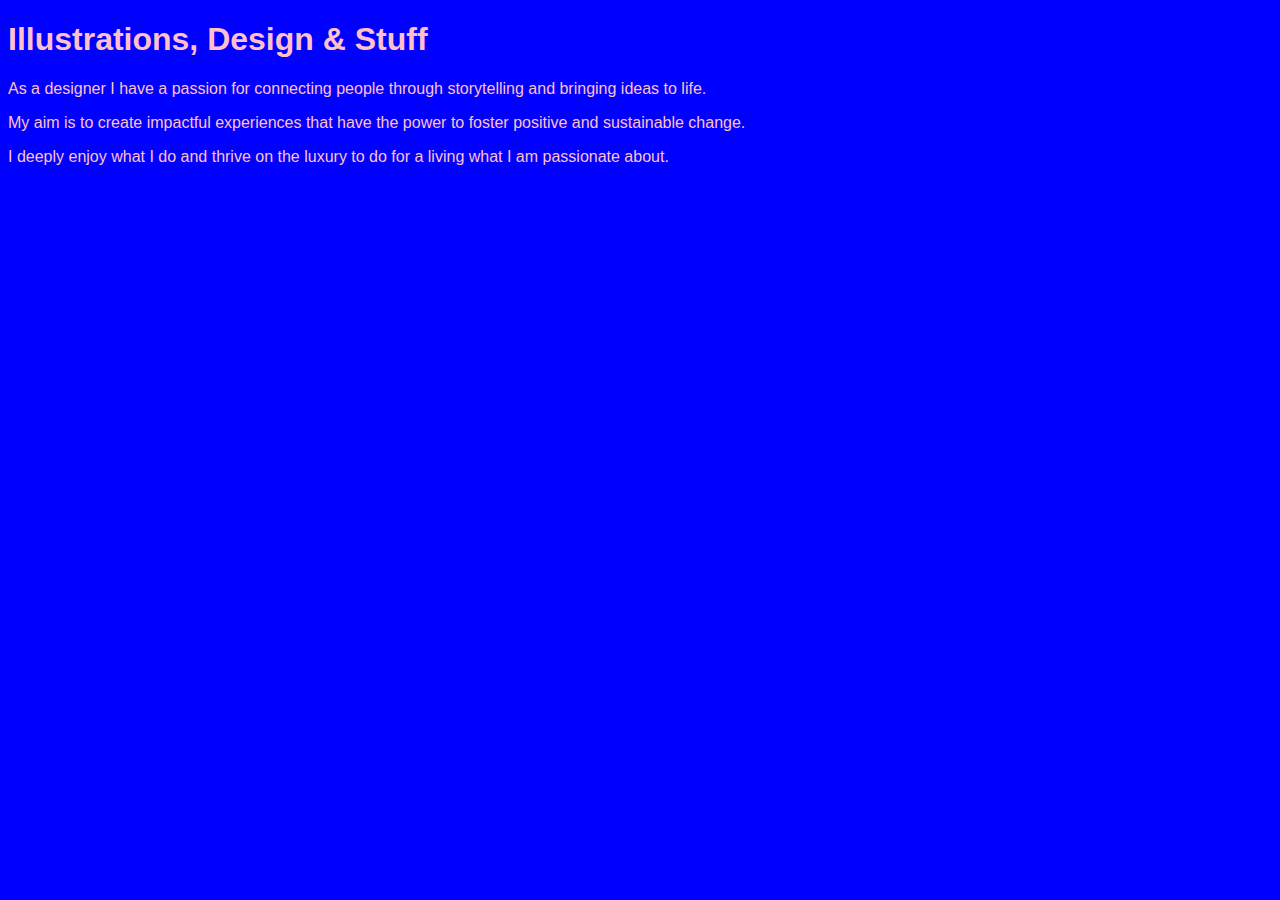
<file: unit_1/index.html>
<!DOCTYPE html>
<html>

	<head>
		<title>Karin Aue</title>
		<link rel="stylesheet" type="text/css" href="css/style.css">
	</head>

	<body>
		<h1>Illustrations, Design & Stuff</h1>
		<p>As a designer I have a passion for connecting people through storytelling and bringing ideas to life. </p>

		<p>My aim is to create impactful experiences that have the power to foster positive and sustainable change. </p>

		<p>I deeply enjoy what I do and thrive on the luxury to do for a living what I am passionate about.</p>
	</body>
</html>
</file>
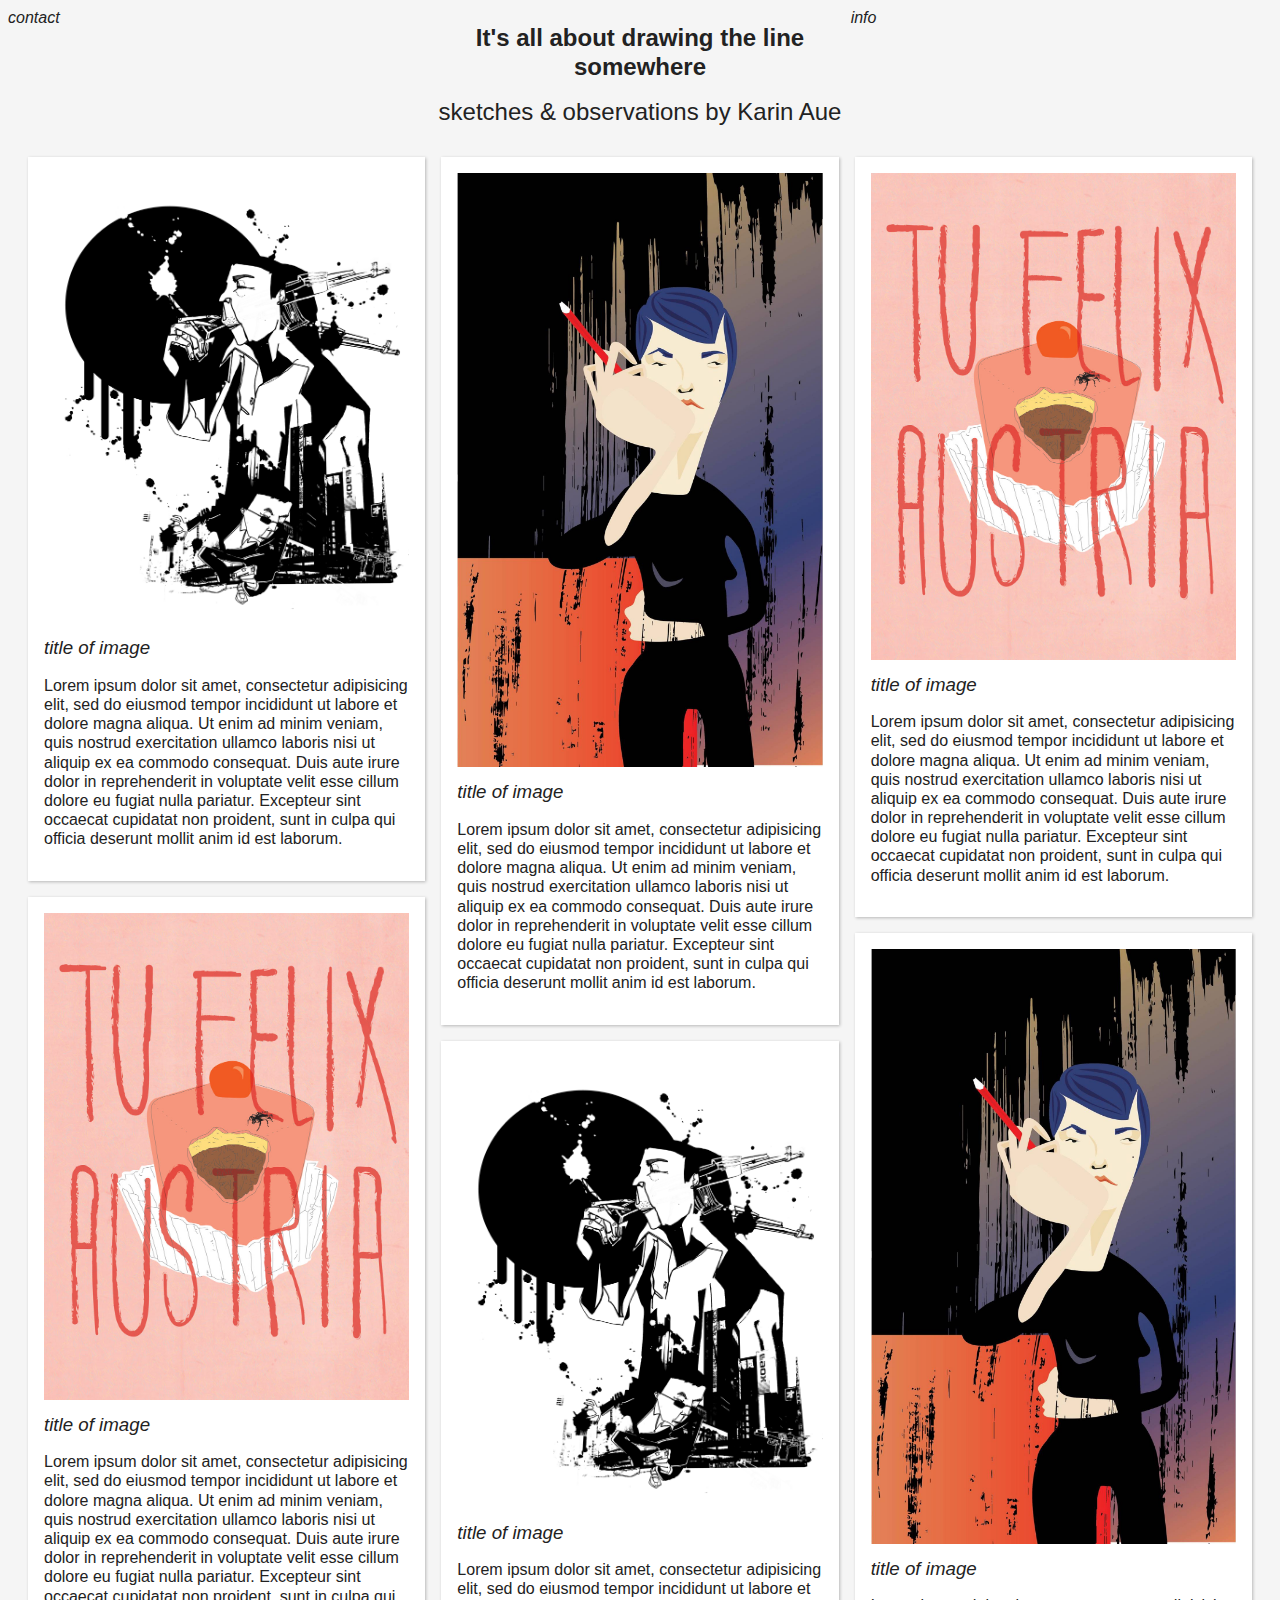
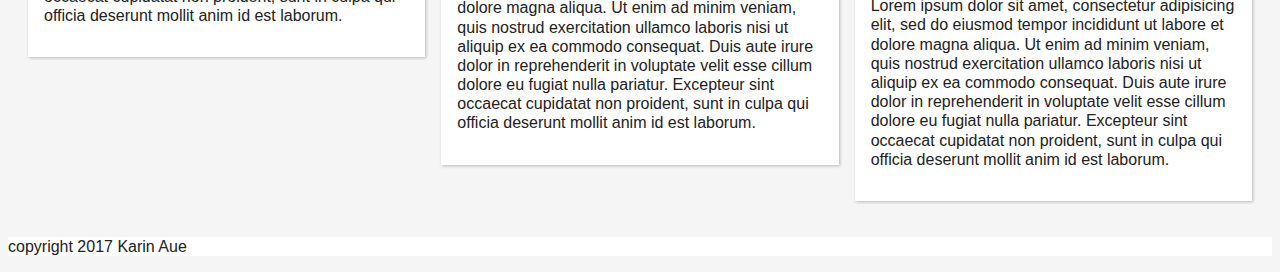
<file: unit_3/index.html>
<!DOCTYPE html>
<html>
	<head>
		<title>It's all about drawing the line somewhere</title>
		<link rel="stylesheet" type="text/css" href="css/style.css">
	</head>
	<body>
		<header>
			<a href="#" class="column">contact</a>
			<div class="column">
				<h1>It's all about drawing the line somewhere</h1>
				<h2>sketches &amp; observations by Karin Aue</h2>
			</div>
			<a href="#" class="column">info</a>
		</header>
	<!-- this is where the content starts -->
		<main>
			<div class="masonry">
				<div class="item">
					<img class="img_small" src="images/tokyo_yakuzza2.jpg" alt="tokyo yakuzza" title="tokyo yakuzza">
					<h3> title of image</h3>
					<p>Lorem ipsum dolor sit amet, consectetur adipisicing elit, sed do eiusmod
					tempor incididunt ut labore et dolore magna aliqua. Ut enim ad minim veniam,
					quis nostrud exercitation ullamco laboris nisi ut aliquip ex ea commodo
					consequat. Duis aute irure dolor in reprehenderit in voluptate velit esse
					cillum dolore eu fugiat nulla pariatur. Excepteur sint occaecat cupidatat non
					proident, sunt in culpa qui officia deserunt mollit anim id est laborum. 
					</p>
				</div>
				<div class="item">
					<img class="img_small" src="images/TuFelixAustria_final-01.jpg" alt="Tu Felix Austria" title="Tu Felix Austria">
					<h3>title of image</h3>
					<p class="important">Lorem ipsum dolor sit amet, consectetur adipisicing elit, sed do eiusmod
					tempor incididunt ut labore et dolore magna aliqua. Ut enim ad minim veniam,
					quis nostrud exercitation ullamco laboris nisi ut aliquip ex ea commodo
					consequat. Duis aute irure dolor in reprehenderit in voluptate velit esse
					cillum dolore eu fugiat nulla pariatur. Excepteur sint occaecat cupidatat non
					proident, sunt in culpa qui officia deserunt mollit anim id est laborum. 
					</p>
				</div>
				<div class="item">
					<img class="img_small" src="images/10479873_10152536880080668_4198644492088248214_o.jpg" alt="artist portrait" title="artist portrait">
					<h3>title of image</h3>
					<p>Lorem ipsum dolor sit amet, consectetur adipisicing elit, sed do eiusmod
					tempor incididunt ut labore et dolore magna aliqua. Ut enim ad minim veniam,
					quis nostrud exercitation ullamco laboris nisi ut aliquip ex ea commodo
					consequat. Duis aute irure dolor in reprehenderit in voluptate velit esse
					cillum dolore eu fugiat nulla pariatur. Excepteur sint occaecat cupidatat non
					proident, sunt in culpa qui officia deserunt mollit anim id est laborum. 
					</p>
				</div>
				<div class="item">
					<img class="img_small" src="images/tokyo_yakuzza2.jpg" alt="tokyo yakuzza" title="tokyo yakuzza">
					<h3> title of image</h3>
					<p>Lorem ipsum dolor sit amet, consectetur adipisicing elit, sed do eiusmod
					tempor incididunt ut labore et dolore magna aliqua. Ut enim ad minim veniam,
					quis nostrud exercitation ullamco laboris nisi ut aliquip ex ea commodo
					consequat. Duis aute irure dolor in reprehenderit in voluptate velit esse
					cillum dolore eu fugiat nulla pariatur. Excepteur sint occaecat cupidatat non
					proident, sunt in culpa qui officia deserunt mollit anim id est laborum. 
					</p>
				</div>
				<div class="item">
					<img class="img_small" src="images/TuFelixAustria_final-01.jpg" alt="Tu Felix Austria" title="Tu Felix Austria">
					<h3>title of image</h3>
					<p class="important">Lorem ipsum dolor sit amet, consectetur adipisicing elit, sed do eiusmod
					tempor incididunt ut labore et dolore magna aliqua. Ut enim ad minim veniam,
					quis nostrud exercitation ullamco laboris nisi ut aliquip ex ea commodo
					consequat. Duis aute irure dolor in reprehenderit in voluptate velit esse
					cillum dolore eu fugiat nulla pariatur. Excepteur sint occaecat cupidatat non
					proident, sunt in culpa qui officia deserunt mollit anim id est laborum. 
					</p>
				</div>
				<div class="item">
					<img class="img_small" src="images/10479873_10152536880080668_4198644492088248214_o.jpg" alt="artist portrait" title="artist portrait">
					<h3>title of image</h3>
					<p>Lorem ipsum dolor sit amet, consectetur adipisicing elit, sed do eiusmod
					tempor incididunt ut labore et dolore magna aliqua. Ut enim ad minim veniam,
					quis nostrud exercitation ullamco laboris nisi ut aliquip ex ea commodo
					consequat. Duis aute irure dolor in reprehenderit in voluptate velit esse
					cillum dolore eu fugiat nulla pariatur. Excepteur sint occaecat cupidatat non
					proident, sunt in culpa qui officia deserunt mollit anim id est laborum. 
					</p>
				</div>
			</div>
		</main>
		<footer>
			<p>copyright 2017 Karin Aue</p>
		</footer>
	</body>
</html>
</file>
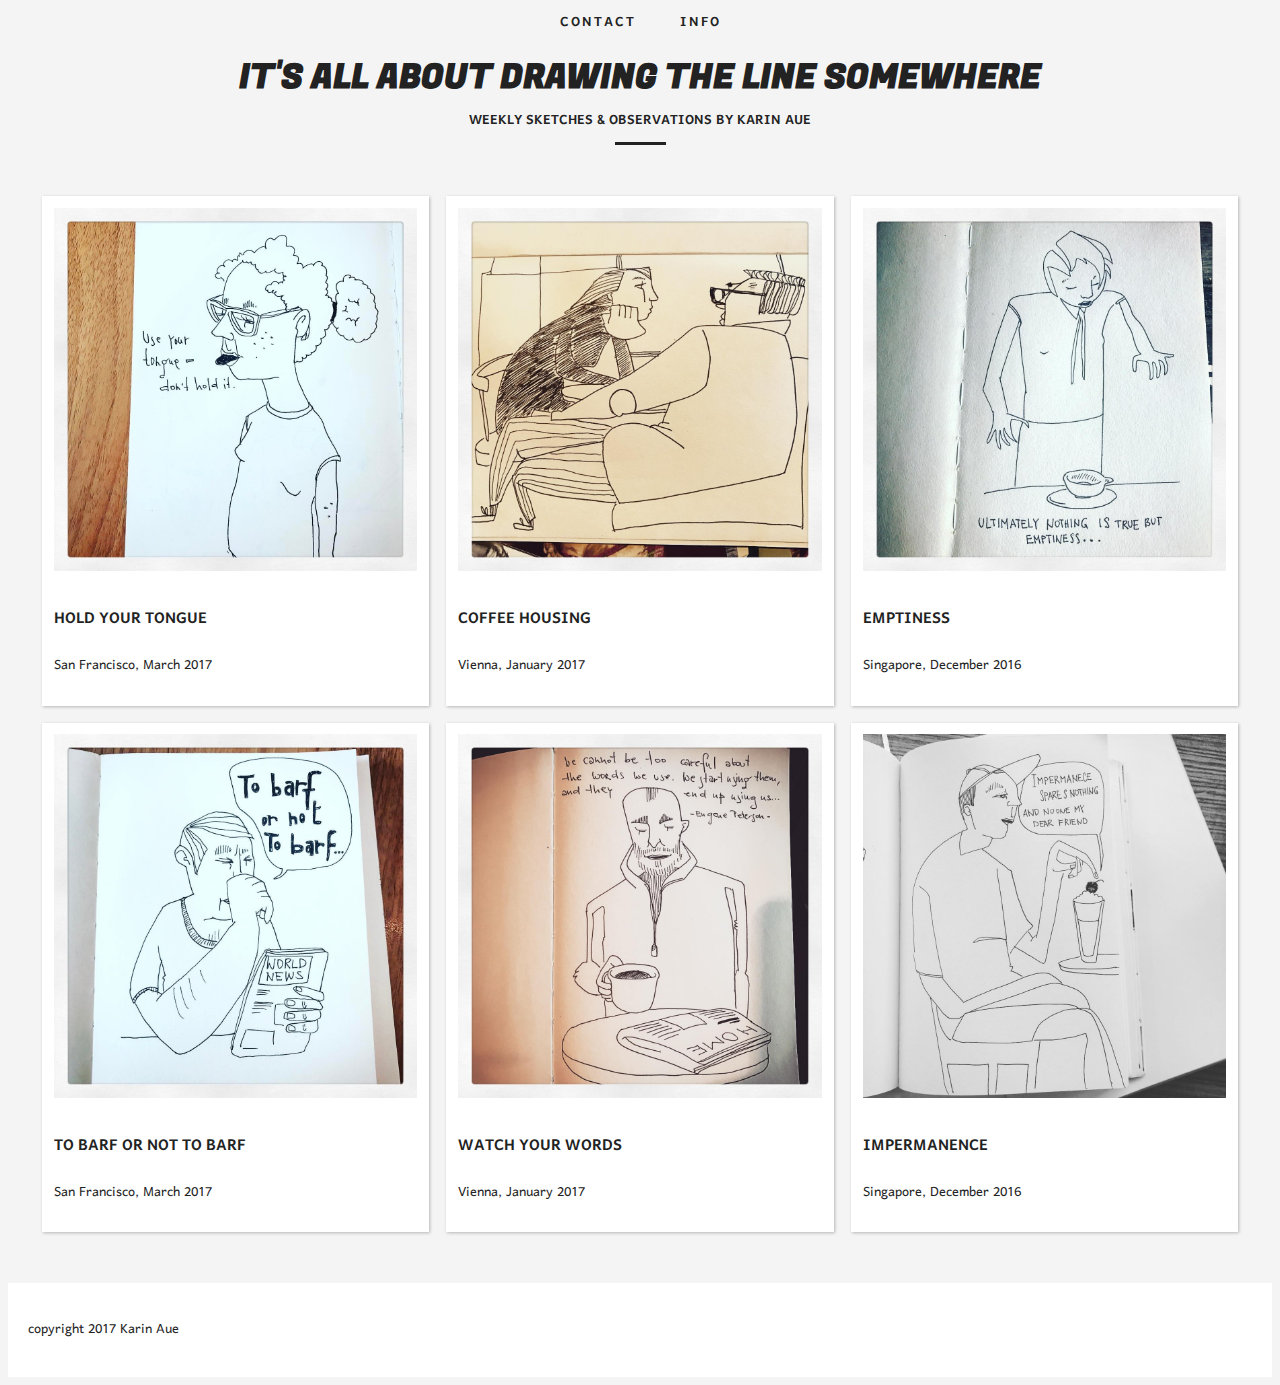
<file: unit_4/index.html>
<!DOCTYPE html>
<html>
	<head>
		<title>It's all about drawing the line somewhere</title>
		<link rel="stylesheet" type="text/css" href="css/style.css">
	</head>
	<body>
		<nav>
			<a class="navlinks" href="#">contact</a>
			<a class="navlinks" href="#">info</a>
		</nav>
		<header>
			<h1>it's all about drawing the line somewhere</h1>
			<h2>Weekly sketches &amp; observations by Karin Aue</h2>
			<hr>
		</header>
	<!-- this is where the content starts -->
		<main>
			<div class="masonry">
				<div class="item">
					<img src="images/tongue.jpg" alt="tongue" title="tongue">
					<h3> Hold your tongue</h3>
					<p>San Francisco, March 2017 
					</p>
				</div>
				<div class="item">
					<img src="images/barf.jpg" alt="To barf or not to barf" title="To barf or not to barf">
					<h3>To barf or not to barf</h3>
					<p> San Francisco, March 2017
					</p>
				</div>
				<div class="item">
					<img src="images/coffeehouse.jpg" alt="coffeehouse" title="coffeehouse">
					<h3>Coffee housing</h3>
					<p>Vienna, January 2017 
					</p>
				</div>
				<div class="item">
					<img src="images/word.jpg" alt="words" title="watch your words">
					<h3> Watch your words</h3>
					<p>Vienna, January 2017
					</p>
				</div>
				<div class="item">
					<img src="images/empty.jpg" alt="Emptiness" title="Emptiness">
					<h3>Emptiness</h3>
					<p>Singapore, December 2016 
					</p>
				</div>
				<div class="item">
					<img src="images/impermanence.jpg" alt="impermanence" title="impermanence">
					<h3>Impermanence</h3>
					<p>Singapore, December 2016 
					</p>
				</div>
			</div>
		</main>
		<footer>
			<p>copyright 2017 Karin Aue</p>
		</footer>
	</body>
</html>
</file>
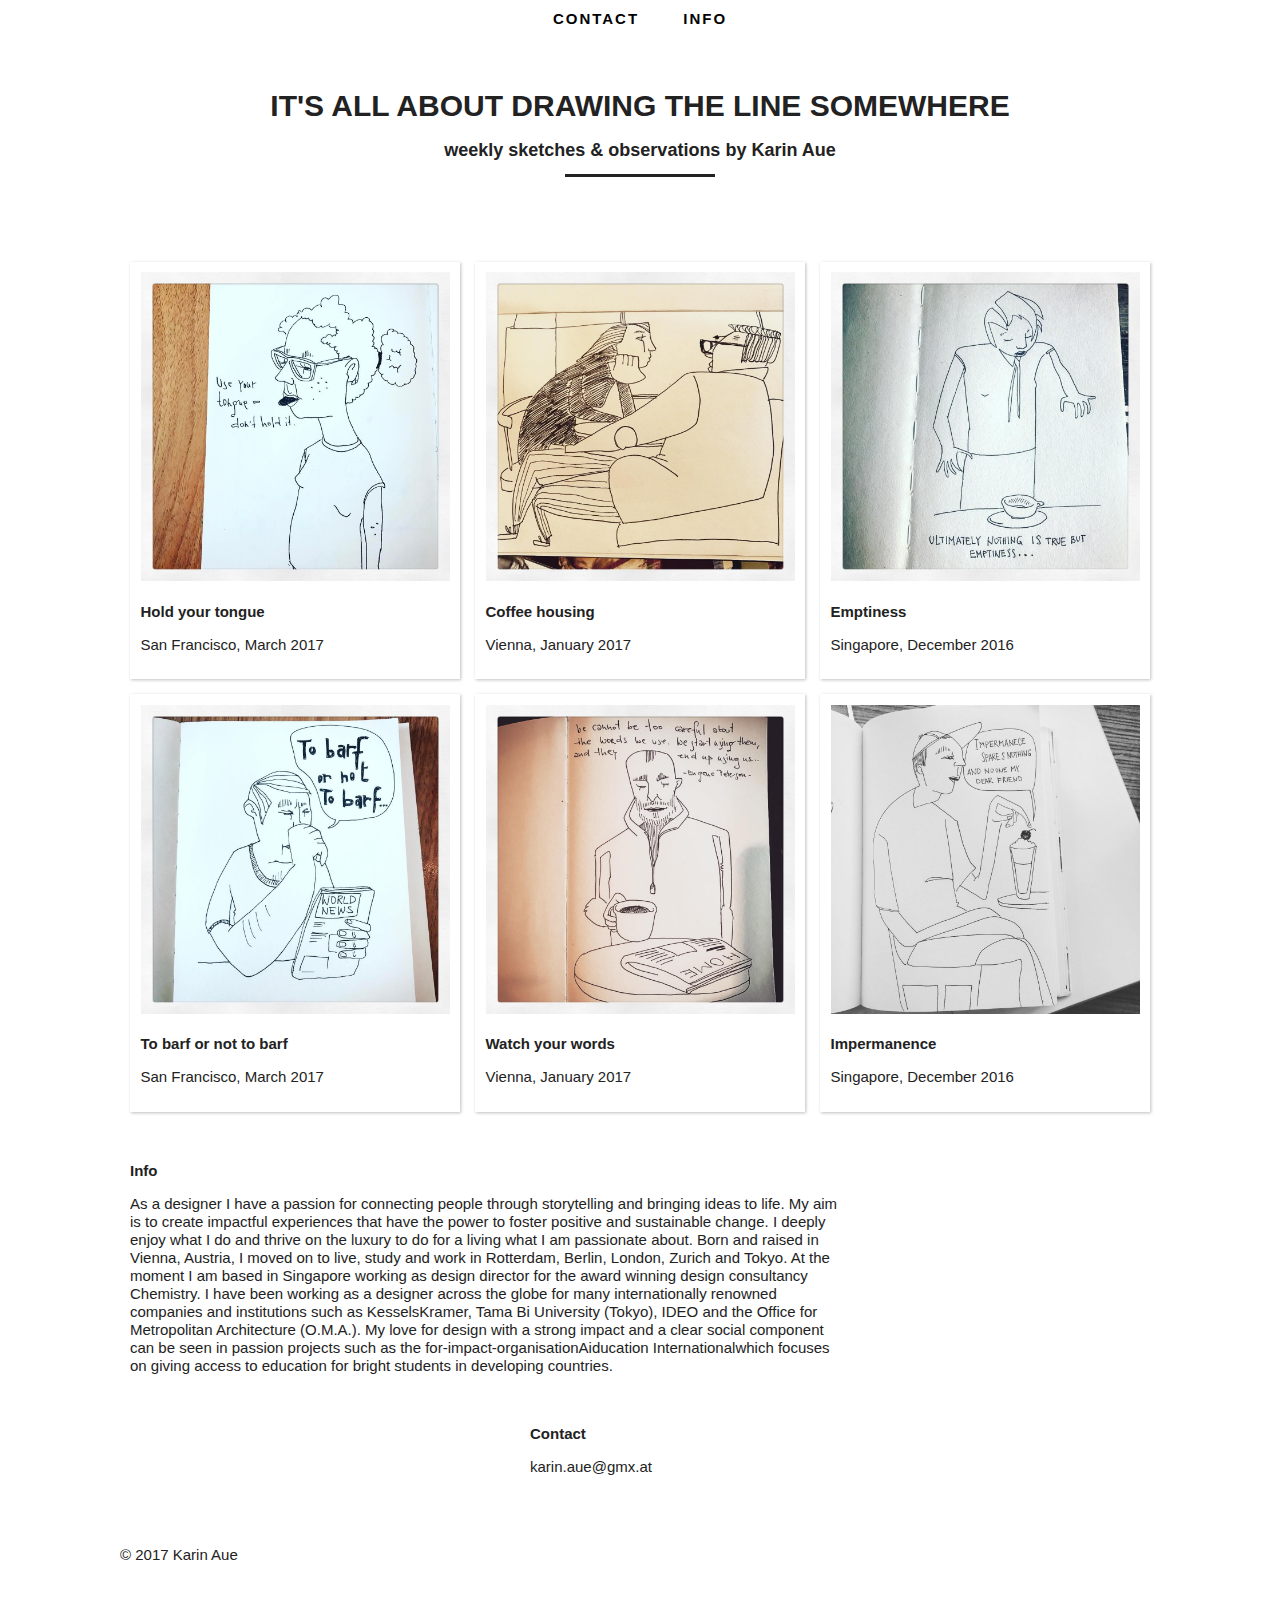
<file: unit_5/index.html>
<!DOCTYPE html>
<html>
	<head>
		<title>It's all about drawing the line somewhere</title>
		<link rel="stylesheet" type="text/css" href="css/style.css">
	</head>
	
	<body>
		 <div id="wrapper">
			<nav>
				<a class="navlinks" href="#">contact</a>
				<a class="navlinks" href="#">info</a>
			</nav>

			<header>
				<h1>It's all about drawing the line somewhere</h1>
				<h2>weekly sketches &amp; observations by Karin Aue</h2>
				<hr>
			</header>
		<!-- this is where the content starts -->
		
			<main>
				<div class="masonry">
					<div class="item">
						<img src="images/tongue.jpg" alt="tongue" title="tongue">
						<h3> Hold your tongue</h3>
						<p>San Francisco, March 2017 
						</p>
					</div>
					<div class="item">
						<img src="images/barf.jpg" alt="To barf or not to barf" title="To barf or not to barf">
						<h3>To barf or not to barf</h3>
						<p> San Francisco, March 2017
						</p>
					</div>
					<div class="item">
						<img src="images/coffeehouse.jpg" alt="coffeehouse" title="coffeehouse">
						<h3>Coffee housing</h3>
						<p>Vienna, January 2017 
						</p>
					</div>
					<div class="item">
						<img src="images/word.jpg" alt="words" title="watch your words">
						<h3> Watch your words</h3>
						<p>Vienna, January 2017
						</p>
					</div>
					<div class="item">
						<img src="images/empty.jpg" alt="Emptiness" title="Emptiness">
						<h3>Emptiness</h3>
						<p>Singapore, December 2016 
						</p>
					</div>
					<div class="item">
						<img src="images/impermanence.jpg" alt="impermanence" title="impermanence">
						<h3>Impermanence</h3>
						<p>Singapore, December 2016 
						</p>
					</div>
				</div>
				
				<article>
					<h3> Info</h3>
					<p> As a designer I have a passion for connecting people through storytelling and bringing ideas to life. My aim is to create impactful experiences that have the power to foster positive and sustainable change. I deeply enjoy what I do and thrive on the luxury to do for a living what I am passionate about.

					Born and raised in Vienna, Austria, I moved on to live, study and work in Rotterdam, Berlin, London, Zurich and Tokyo. At the moment I am based in Singapore working as design director for the award winning design consultancy Chemistry.

					I have been working as a designer across the globe for many internationally renowned companies and institutions such as KesselsKramer, Tama Bi University (Tokyo), IDEO and the Office for Metropolitan Architecture (O.M.A.). 

					My love for design with a strong impact and a clear social component can be seen in passion projects such as the for-impact-organisation<a href="www.aiducation.org">Aiducation International</a>which focuses on giving access to education for bright students in developing countries.
					</p>

				<aside>
					<h3>Contact</h3>
					<p><a href="mailto:karin.aue@gmx.at?subject=hello">karin.aue@gmx.at</a>
					</p>
				</aside>		
			</main>

			<footer>
				<p>&copy; 2017 Karin Aue</p>
			</footer>

		</div>	
	</body>
</html>
</file>
<file: unit_1/css/style.css>
body {
    background-color: blue;
    font-family: Arial, sans-serif;
}

h1, p {
	color: pink;   
}
</file>
<file: unit_3/css/style.css>
body {
    background-color: #f5f5f5;
    font-family: Helvetica, sans-serif;
    color: #222222;
    line-height: 1.2;
    font-size: 16px;
}

header {
    /*padding: 20px;*/
    /*background: url("images/Artboard3x.png");
    background-size: cover;
    width: 1000px;*/
}

.column{
width: 33.3333%;
float: left;
}
main {
	padding: 20px;
	clear: both;
}


h1{
	font-size: 24px;
	font-weight: bold;
	text-align: center;
}

h2, h3 {
	margin: 10px 0px;
	font-weight: normal;
}

h2 {
	text-align: center;
}

h3 {
	font-style: italic;
}
a {
	font-style: italic;
}

header a { 
	color: #222222; 
	text-decoration: none;
}
.navinfo {
	float: right;
}


.img_small {
	width: 300px;
}

.masonry {
    column-count: 3;
    column-gap: 1em;
}
.item img {
	width:100%;
}
.item {
	padding:1em;
	box-shadow: 1px 1px 3px rgba(0,0,0,.25);
	margin-bottom:1em;
	background: #fff;
}

footer {
	background-color: #ffffff;
	font-size: 10px
	padding: 20px;
}
</file>
<file: unit_4/css/style.css>
@import url('https://fonts.googleapis.com/css?family=Fugaz+One');
@import url('https://fonts.googleapis.com/css?family=Harmattan');


body {
    background-color: #f4f4f4;
	font-family: 'Harmattan', sans-serif;
    font-size: 17px;
    color: #222222;
}

nav{
	text-align: center;
	position: relative;
}

/*header {
    padding: 20px;
    background: url("images/Artboard3x.png");
    background-size: cover;
    width: 1000px;
}*/

main {
	padding: 2em;
	clear: both;
}


h1{
	font-family: 'Fugaz One', sans-serif;
	font-size: 2,2em;
	text-align: center;
	line-height: 1em;
}

h1, h2, h3, a {
	font-weight: bold;
	text-transform: uppercase;
}

h2 {
	font-size: 1em;
	text-align: center;
	line-height: 0.5em;
}
p {
	font-size: 1em;
	/*margin: 10px 0px;*/
	font-weight: normal;
	line-height: 0.5em;
}

a {
	font-size: 1em;
	color: #222222;
	text-decoration:none;
	margin: 10px 10px;
}

header a { 
	color: #222222; 
	text-decoration: none;
}

hr {
	border: none;
	height: 3px;
	background:#222222;
	width: 3em;
	margin: 1em auto;
}

p {
	font-size: 1em;
	line-height: 1.2;
}

footer {
	background-color: #ffffff;
	font-size: 1em;
	padding: 20px;
}

/*.column{
width: 33.3333%;
float: left;
}*/

.navlinks{
	letter-spacing: 2px;
	padding:20px;
	margin: auto;
    border:none;
}

.item {
	padding:0.7em 0.7em;
	box-shadow: 1px 1px 3px rgba(0,0,0,.25);
	margin-bottom:1em;
	background: #fff;
}

.item img {
	width:100%;
}

.masonry {
    column-count: 3;
    column-gap: 1em;
}
</file>
<file: unit_5/css/style.css>
@import url('https://fonts.googleapis.com/css?family=Kanit:700');
@import url('https://fonts.googleapis.com/css?family=Kanit:300');

* {
	padding: 10;
	margin: 10;
	box-sizing: border-box;
}

body {
    background-color: #ffffff;
	font-family: 'Kanit:300', sans-serif;
    font-size: 15px;
    line-height: 1.5em;
    color: #222222;
}

header {
	padding: 40px 0;
}

main {
	padding: 2em;
	clear: both;
}

/*header a { 
	color: #222222; 
	text-decoration: none;
}
*/

article {
	padding: 20px 0;
	width: 720px;
	float: left;
}

aside {
	padding-top: 20px;
	float: right;
	width: 320px;
}

footer {
	clear: both;
	background-color: #ffffff;
	font-size: 1em;
	padding: 20px;
}

h1{
	font-family: 'Kanit:700', sans-serif;
	font-size: 1,7em;
	text-align: center;
	line-height: 1em;
	text-transform: uppercase;
}

h2 {
	font-size: 1.2em;
	text-align: center;
	line-height: 1em;
}

hr {
	border: none;
	height: 3px;
	background:#222222;
	width: 10em;
	margin: 1em auto;
}


h3 {
	font-weight: bold;
}

h3, p, a {
	font-size: 1em;
	line-height: 1.2em;
}

p {
	font-size: 1em;
	line-height: 1.2;
}

a {
	color: #222222;
	text-decoration:none;
}

nav{
	background-color: white;
	text-align: center;
	position: relative;
	padding: 40px 40;
}

nav a {
	color: black;
	font-weight: bold;
	text-decoration:none;
	text-transform: uppercase;
	margin: 10px 10px;
}

nav a:hover {
	background-color: #dddd00;
	text-decoration:underline;
}

#wrapper {
	width: 1080px;
	margin-left: auto;
	margin-right: auto;
}

.navlinks{
	letter-spacing: 2px;
	padding:20px;
	margin: auto;
    border:none;
}

.item {
	padding:0.7em 0.7em;
	box-shadow: 1px 1px 3px rgba(0,0,0,.25);
	margin-bottom:1em;
	background: #fff;
}

.item img {
	width:100%;
}

.masonry {
    column-count: 3;
    column-gap: 1em;
}
</file>
